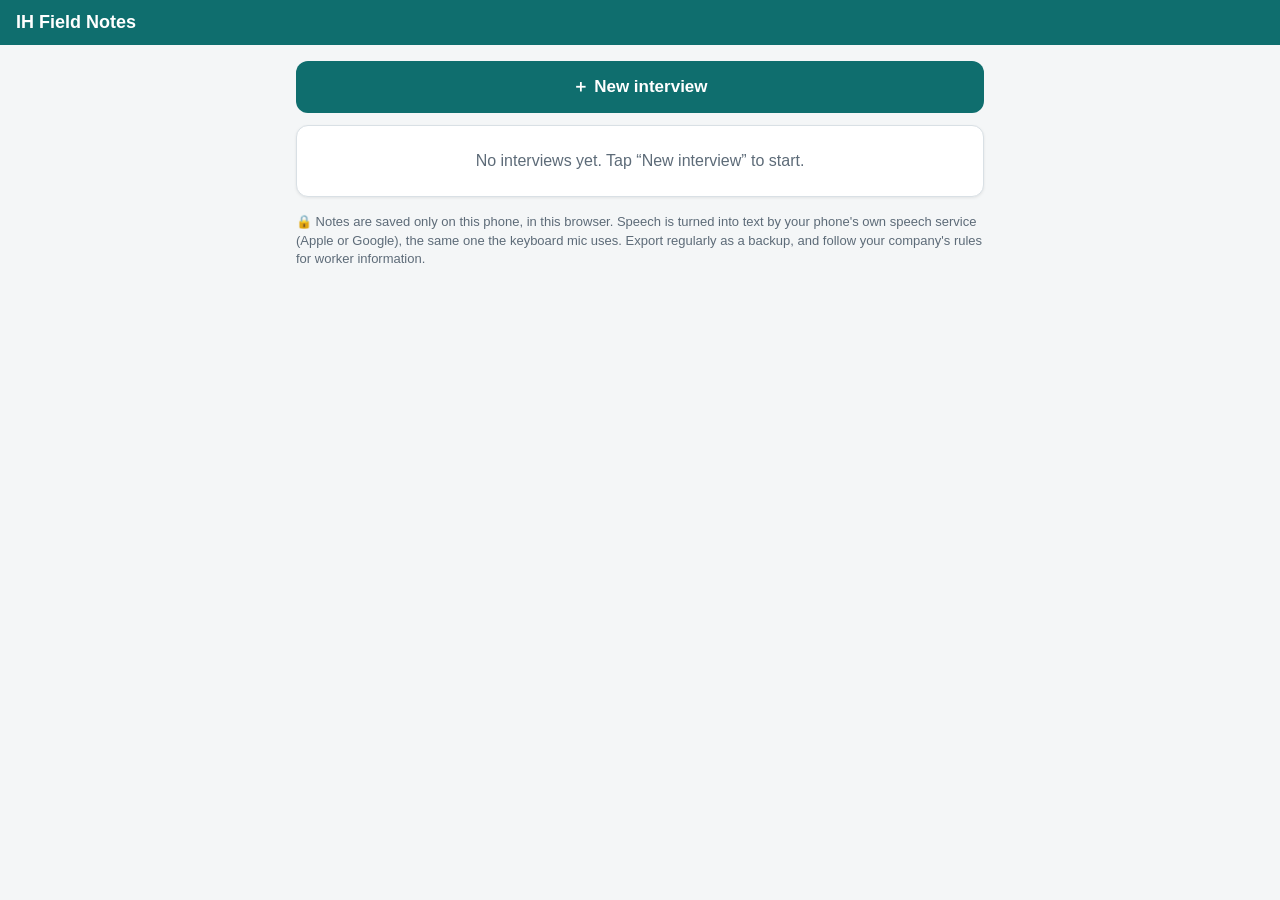
<file: ih-field-notes/index.html>
<!doctype html>
<html lang="en">
<head>
<meta charset="utf-8">
<meta name="viewport" content="width=device-width, initial-scale=1, viewport-fit=cover">
<meta name="apple-mobile-web-app-capable" content="yes">
<meta name="mobile-web-app-capable" content="yes">
<meta name="apple-mobile-web-app-title" content="Field Notes">
<meta name="theme-color" content="#0f6e6e">
<title>IH Field Notes</title>
<style>
:root {
  --bg: #f4f6f7;
  --card: #ffffff;
  --text: #16202a;
  --muted: #5d6b78;
  --line: #d9e0e5;
  --accent: #0f6e6e;
  --accent-soft: #d8efee;
  --rec: #d23b3b;
  --flash: #fff1b8;
  --shadow: 0 1px 3px rgba(0,0,0,.08);
}
@media (prefers-color-scheme: dark) {
  :root:not([data-theme="light"]) {
    --bg: #101518;
    --card: #1a2227;
    --text: #e7edf1;
    --muted: #93a3af;
    --line: #2d3940;
    --accent: #4cc2bd;
    --accent-soft: #173a3a;
    --rec: #ff6161;
    --flash: #4d4418;
    --shadow: none;
  }
}
* { box-sizing: border-box; }
html, body { margin: 0; }
body {
  background: var(--bg);
  color: var(--text);
  font: 16px/1.4 -apple-system, BlinkMacSystemFont, "Segoe UI", Roboto, sans-serif;
  -webkit-text-size-adjust: 100%;
}
button { font: inherit; color: inherit; cursor: pointer; }
header {
  position: sticky; top: 0; z-index: 10;
  display: flex; align-items: center; gap: 8px;
  padding: calc(10px + env(safe-area-inset-top)) 16px 10px;
  background: var(--accent); color: #fff;
}
header h1 { font-size: 18px; margin: 0; flex: 1; white-space: nowrap; overflow: hidden; text-overflow: ellipsis; }
header button { background: rgba(255,255,255,.18); border: 0; color: #fff; border-radius: 8px; padding: 6px 10px; }
main { max-width: 720px; margin: 0 auto; padding: 16px 16px 180px; }
.btn {
  display: block; width: 100%; padding: 14px; border-radius: 12px; border: 0;
  background: var(--accent); color: #fff; font-weight: 600; font-size: 17px;
}
.btn.secondary { background: var(--card); color: var(--accent); border: 1px solid var(--line); }
.row { display: flex; gap: 8px; margin-top: 10px; }
.row .btn { flex: 1; font-size: 15px; padding: 12px 8px; }
.card {
  background: var(--card); border: 1px solid var(--line); border-radius: 12px;
  box-shadow: var(--shadow); margin-top: 12px;
}
.note-item { display: block; width: 100%; text-align: left; padding: 12px 14px; border: 0; background: none; }
.note-item + .note-item { border-top: 1px solid var(--line); }
.note-item b { display: block; }
.note-item span { color: var(--muted); font-size: 14px; }
.empty { color: var(--muted); text-align: center; padding: 24px 8px; }
.privacy { color: var(--muted); font-size: 13px; margin-top: 16px; }
details.section { padding: 0 14px; }
details.section > summary {
  list-style: none; padding: 14px 0; font-weight: 700; display: flex; justify-content: space-between;
}
details.section > summary::-webkit-details-marker { display: none; }
details.section > summary::after { content: "▾"; color: var(--muted); }
details.section:not([open]) > summary::after { content: "▸"; }
.count { color: var(--muted); font-weight: 400; font-size: 14px; margin-left: auto; margin-right: 8px; }
.field { margin-bottom: 12px; }
.field label { display: block; font-size: 13px; color: var(--muted); margin-bottom: 4px; }
.field .inp { display: flex; gap: 6px; align-items: flex-start; }
.field input, .field textarea {
  flex: 1; min-width: 0; width: 100%;
  font: inherit; color: var(--text); background: var(--bg);
  border: 1px solid var(--line); border-radius: 8px; padding: 10px;
  transition: background-color .6s;
}
.field textarea { min-height: 64px; resize: vertical; }
.field.flash input, .field.flash textarea { background: var(--flash); transition: none; }
.field.target input, .field.target textarea { outline: 2px solid var(--rec); }
.mic {
  flex: none; width: 42px; height: 42px; border-radius: 8px;
  border: 1px solid var(--line); background: var(--card); font-size: 18px;
}
.field.target .mic { background: var(--rec); border-color: var(--rec); }
.help { padding: 0 14px 12px; font-size: 14px; color: var(--muted); }
.help summary { padding: 14px 0 2px; font-weight: 600; color: var(--accent); }
.help table { border-collapse: collapse; width: 100%; margin-top: 8px; }
.help td { border-top: 1px solid var(--line); padding: 6px 4px; vertical-align: top; }
.help td:first-child { color: var(--text); white-space: nowrap; padding-right: 10px; }
.help code { background: var(--accent-soft); color: var(--text); padding: 1px 5px; border-radius: 4px; font-size: 13px; }
.tx { padding: 0 14px 10px; font-size: 14px; }
.tx p { margin: 0; padding: 8px 0; border-top: 1px solid var(--line); }
.tx time { color: var(--muted); font-size: 12px; margin-right: 6px; }
.tx .tags { display: block; color: var(--accent); font-size: 12px; margin-top: 2px; }
.dock {
  position: fixed; left: 0; right: 0; bottom: 0; z-index: 20;
  background: var(--card); border-top: 1px solid var(--line);
  padding: 8px 16px calc(10px + env(safe-area-inset-bottom));
}
.dock-inner { max-width: 720px; margin: 0 auto; }
.interim {
  min-height: 22px; font-size: 14px; color: var(--muted); font-style: italic;
  white-space: nowrap; overflow: hidden; text-overflow: ellipsis; margin-bottom: 6px;
}
.dock-row { display: flex; align-items: center; gap: 12px; }
.rec-btn {
  flex: 1; display: flex; align-items: center; justify-content: center; gap: 10px;
  padding: 14px; border: 0; border-radius: 999px; background: var(--accent); color: #fff;
  font-size: 17px; font-weight: 700;
}
.rec-btn .dot { width: 14px; height: 14px; border-radius: 50%; background: #fff; }
.rec-btn.on { background: var(--rec); }
.rec-btn.on .dot { animation: pulse 1.2s infinite; }
@keyframes pulse { 50% { opacity: .25; } }
.switch { display: flex; flex-direction: column; align-items: center; font-size: 11px; color: var(--muted); gap: 2px; }
.switch input { width: 22px; height: 22px; accent-color: var(--accent); margin: 0; }
.toast {
  position: fixed; left: 50%; bottom: 120px; transform: translateX(-50%); z-index: 30;
  max-width: calc(100% - 32px); background: var(--text); color: var(--bg);
  padding: 10px 14px; border-radius: 10px; font-size: 14px; opacity: 0; pointer-events: none;
  transition: opacity .25s;
}
.toast.show { opacity: .95; }
.banner { background: var(--flash); color: var(--text); border-radius: 10px; padding: 10px 12px; font-size: 14px; margin-top: 12px; }
.danger { color: var(--rec); background: none; border: 0; padding: 16px 0; width: 100%; font-size: 15px; }
#print { display: none; }
@media print {
  body { background: #fff; color: #000; }
  header, main, .dock, .toast { display: none !important; }
  #print { display: block; font: 12px/1.4 Arial, sans-serif; }
  #print h1 { font-size: 18px; margin: 0 0 4px; }
  #print h2 { font-size: 13px; margin: 14px 0 4px; border-bottom: 1px solid #999; }
  #print table { width: 100%; border-collapse: collapse; }
  #print td { padding: 3px 4px; vertical-align: top; }
  #print td:first-child { width: 34%; color: #444; }
}
</style>
</head>
<body>
<header>
  <button id="back" hidden aria-label="Back to all interviews">‹ All</button>
  <h1 id="title">IH Field Notes</h1>
  <button id="share" hidden>Share</button>
</header>
<main id="app"></main>
<div class="dock" id="dock" hidden>
  <div class="dock-inner">
    <div class="interim" id="interim"></div>
    <div class="dock-row">
      <button class="rec-btn" id="rec"><span class="dot"></span><span id="rec-label">Start recording</span></button>
      <label class="switch"><input type="checkbox" id="autofill" checked>Auto-fill</label>
    </div>
  </div>
</div>
<div class="toast" id="toast"></div>
<div id="print"></div>

<script>
(() => {
'use strict';

// ---------- Form definition ----------
// cues: phrases you say before a value, e.g. "job title welder".
// A cue starting with "+" is kept as part of the value ("safety glasses" -> "Safety glasses").
// long: a paragraph field; new voice notes get added on instead of replacing.
// before: if nothing follows the cue, use the word(s) just before it ("second shift").
// id: squeeze spoken digits together ("4 5 2" -> "452").
// title: capitalize every word.
const SECTIONS = [
  { name: 'Interview', open: true, fields: [
    { key: 'date', label: 'Date', type: 'date' },
    { key: 'time', label: 'Time', type: 'time' },
    { key: 'interviewer', label: 'Interviewer', title: true },
    { key: 'site', label: 'Site / facility', title: true, cues: ['site is', 'site', 'facility is', 'facility', 'plant is', 'location is'] },
    { key: 'area', label: 'Work area / building', cues: ['work area is', 'work area', 'building', 'area is'] },
  ]},
  { name: 'Worker', open: true, fields: [
    { key: 'name', label: 'Worker name', title: true, cues: ['worker name', "worker's name", 'employee name', 'name is', 'name'] },
    { key: 'empId', label: 'Employee ID', id: true, cues: ['employee id', 'employee i d', 'employee number', 'badge number', 'id number', 'badge'] },
    { key: 'jobTitle', label: 'Job title', title: true, cues: ['job title is', 'job title', 'position is', 'position', 'works as an', 'works as a', 'works as', 'title is'] },
    { key: 'department', label: 'Department', title: true, cues: ['department is', 'department', 'crew is'] },
    { key: 'shift', label: 'Shift / schedule', before: true, cues: ['shift is', 'shift', 'schedule is', 'schedule'] },
    { key: 'tenure', label: 'Time in role', cues: ['time in role', 'years in role', 'years on the job', 'years of experience', 'experience is', 'been here', 'tenure'] },
    { key: 'supervisor', label: 'Supervisor', title: true, cues: ['supervisor is', 'supervisor', 'foreman is', 'foreman'] },
  ]},
  { name: 'Task & exposure', open: true, fields: [
    { key: 'task', label: 'Task description', long: true, cues: ['task is', 'tasks are', 'task', 'duties are', 'job duties', 'duties'] },
    { key: 'duration', label: 'Duration on task', before: true, cues: ['duration is', 'duration', 'time on task', 'hours per shift', 'hours a day', 'hours per day'] },
    { key: 'frequency', label: 'Frequency', cues: ['frequency is', 'frequency', 'how often'] },
    { key: 'agents', label: 'Chemicals / agents / hazards', long: true, cues: ['chemicals are', 'chemicals', 'chemical', 'agents are', 'agents', 'exposed to', 'exposure to', 'hazards are', 'hazards', 'hazard', 'products used'] },
    { key: 'eng', label: 'Engineering controls', long: true, cues: ['engineering controls are', 'engineering controls', 'engineering control', 'controls are', '+local exhaust', '+ventilation', '+fume extractor'] },
    { key: 'training', label: 'Training', cues: ['training is', 'trained on', 'training'] },
  ]},
  { name: 'PPE', open: false, fields: [
    { key: 'resp', label: 'Respirator', cues: ['respirator type', 'respirator is', 'respirator', 'respiratory protection', '+half face', '+half mask', '+full face', '+papr', '+n95'] },
    { key: 'fitTest', label: 'Last fit test', cues: ['last fit test', 'fit test date', 'fit tested', 'fit test'] },
    { key: 'hearing', label: 'Hearing protection', cues: ['hearing protection is', 'hearing protection', '+foam plugs', '+ear plugs', '+earplugs', '+ear muffs', '+earmuffs'] },
    { key: 'gloves', label: 'Gloves', cues: ['gloves are', 'hand protection', '+nitrile gloves', '+leather gloves', '+gloves'] },
    { key: 'eyes', label: 'Eye / face protection', cues: ['eye protection', '+safety glasses', '+safety goggles', '+goggles', '+face shield'] },
    { key: 'otherPpe', label: 'Other PPE', long: true, cues: ['other ppe', 'ppe is', '+coveralls', '+tyvek', '+hard hat', '+steel toe'] },
  ]},
  { name: 'Health', open: false, fields: [
    { key: 'symptoms', label: 'Symptoms / health concerns', long: true, cues: ['symptoms are', 'symptoms', 'symptom', 'health concerns', 'health concern', 'complains of', 'complaints', 'concerns are'] },
  ]},
  { name: 'Sampling', open: false, fields: [
    { key: 'sampleId', label: 'Sample ID', id: true, cues: ['sample id', 'sample i d', 'sample number'] },
    { key: 'sampleType', label: 'Sample type / method', cues: ['sample type', 'sampling for', 'method is', 'media is'] },
    { key: 'pumpId', label: 'Pump ID', id: true, cues: ['pump id', 'pump i d', 'pump number'] },
    { key: 'flow', label: 'Flow rate', cues: ['flow rate is', 'flow rate'] },
    { key: 'start', label: 'Start time', cues: ['start time', 'started at', 'pump on at', 'pump on'] },
    { key: 'stop', label: 'Stop time', cues: ['stop time', 'stopped at', 'pump off at', 'pump off'] },
  ]},
  { name: 'Notes', open: true, fields: [
    { key: 'notes', label: 'Observations & notes', long: true, cues: ['note that', 'notes', 'note', 'observation', 'observed', 'comment'] },
  ]},
];
const FIELDS = SECTIONS.flatMap(s => s.fields);
const FIELD = Object.fromEntries(FIELDS.map(f => [f.key, f]));

const escRe = s => s.replace(/[.*+?^${}()|[\]\\]/g, '\\$&');
const CUES = [];
for (const f of FIELDS) for (const c of f.cues || []) {
  const keep = c[0] === '+';
  const phrase = keep ? c.slice(1) : c;
  // One-word cues like "shift" or "task" are "weak": they also show up in normal sentences.
  CUES.push({ key: f.key, phrase, keep, weak: !phrase.includes(' '),
    re:new RegExp('\\b' + escRe(phrase).replace(/ /g, '[\\s-]+') + '\\b', 'gi') });
}
CUES.sort((a, b) => b.phrase.length - a.phrase.length);

// ---------- Turning speech into fields ----------
const FILLER = /^(works|work|on|the|a|an|is|does|at|in|for|of|he|she|they|and|usually|typically)$/i;
const ABOUT = /^(about|around|roughly|approximately|approx|maybe|over|under|nearly)$/i;

function clean(s, f) {
  s = s.replace(/^[\s:,;.\-–—]+/, '')
       .replace(/^(?:(?:is|are|was|were|equals|of|a|an)\b[\s:,]*)+/i, '');
  if (f && !f.long) s = s.split(/[.!?](?:\s|$)/)[0];
  s = s.replace(/\s+/g, ' ');
  for (let prev; prev !== s;) {
    prev = s;
    s = s.replace(/[\s,;:.!?]+$/, '').replace(/\s*\b(and|or|with|also|plus|then|next|okay|ok)$/i, '');
  }
  s = s.trim();
  if (!s) return '';
  if (f && f.id) s = s.replace(/(\d)\s+(?=\d)/g, '$1');
  if (f && f.title) s = s.replace(/\b[a-z]/g, c => c.toUpperCase());
  else s = s[0].toUpperCase() + s.slice(1);
  return s;
}

function parse(text) {
  const hits = [];
  for (const c of CUES) {
    c.re.lastIndex = 0;
    let m;
    while ((m = c.re.exec(text))) {
      const s = m.index, e = s + m[0].length;
      if (!hits.some(h => s < h.e && e > h.s)) hits.push({ key: c.key, keep: c.keep, weak: c.weak, s, e });
    }
  }
  hits.sort((a, b) => a.s - b.s);
  // Inside a paragraph answer ("symptoms are headaches at the end of the shift"),
  // a weak cue only counts if it starts a new sentence or phrase.
  const kept = [];
  for (const h of hits) {
    const prev = kept[kept.length - 1];
    if (h.weak && prev && FIELD[prev.key].long && !/(^|[.!?;,])\s*$/.test(text.slice(prev.e, h.s))) continue;
    kept.push(h);
  }
  // Work right to left so each value runs up to where the next one starts.
  let nextStart = text.length;
  const found = [];
  for (let i = kept.length - 1; i >= 0; i--) {
    const h = kept[i], f = FIELD[h.key];
    const from = h.keep ? h.s : h.e;
    let claim = h.s;
    let val = clean(text.slice(from, nextStart), f);
    if (!clean(text.slice(h.e, nextStart)) && f.before) {
      // "second shift", "about 4 hours a day": the answer came just before the cue.
      const prevEnd = i > 0 ? kept[i - 1].e : 0;
      const seg = text.slice(prevEnd, h.s);
      const tail = seg.split(/[.!?,;]/).pop();
      const words = [...tail.matchAll(/[\w'’:-]+/g)];
      let w = words.length - 1;
      if (w > 0 && ABOUT.test(words[w - 1][0])) w--;
      if (w >= 0 && !FILLER.test(words[w][0])) {
        claim = prevEnd + (seg.length - tail.length) + words[w].index;
        val = clean(text.slice(claim, nextStart), f);
      }
    }
    const next = found[0];
    if (next && next.key === h.key && next.claim === nextStart) {
      // The same field twice in a row ("respirator half face ...") becomes one answer.
      found[0] = { key: h.key, value: clean(text.slice(from, next.end), f), claim, end: next.end };
      nextStart = claim;
      continue;
    }
    if (!val) continue; // an empty cue just stays part of the previous answer
    found.unshift({ key: h.key, value: val, claim, end: nextStart });
    nextStart = claim;
  }
  return found.map(({ key, value }) => ({ key, value }));
}

// ---------- Storage (stays on this phone) ----------
const STORE = 'ih-field-notes-v1';
let db = { notes: [], interviewer: '' };
try { db = Object.assign(db, JSON.parse(localStorage.getItem(STORE)) || {}); } catch (e) {}
let saveWarned = false;
function save() {
  try { localStorage.setItem(STORE, JSON.stringify(db)); }
  catch (e) {
    if (!saveWarned) { saveWarned = true; toast('⚠️ Could not save on this phone. Export your notes before closing.'); }
  }
}

// ---------- Helpers ----------
const $ = id => document.getElementById(id);
const esc = s => String(s ?? '').replace(/[&<>"]/g, c => ({ '&': '&amp;', '<': '&lt;', '>': '&gt;', '"': '&quot;' }[c]));
const pad = n => String(n).padStart(2, '0');
const today = () => { const d = new Date(); return `${d.getFullYear()}-${pad(d.getMonth() + 1)}-${pad(d.getDate())}`; };
const nowTime = () => { const d = new Date(); return `${pad(d.getHours())}:${pad(d.getMinutes())}`; };
let toastTimer;
function toast(msg) {
  const t = $('toast');
  t.textContent = msg; t.classList.add('show');
  clearTimeout(toastTimer); toastTimer = setTimeout(() => t.classList.remove('show'), 2600);
}

let current = null;   // the interview being edited
let targetKey = null; // field chosen with its 🎤 button

// ---------- Views ----------
function route() {
  const m = location.hash.match(/^#\/n\/(.+)$/);
  const note = m && db.notes.find(n => n.id === m[1]);
  if (note) showNote(note); else showList();
}

function showList() {
  stopRec();
  $('toast').classList.remove('show');
  current = null;
  $('title').textContent = 'IH Field Notes';
  $('back').hidden = true; $('share').hidden = true; $('dock').hidden = true;
  const notes = [...db.notes].sort((a, b) => b.updated - a.updated);
  $('app').innerHTML = `
    <button class="btn" id="new">＋ New interview</button>
    ${SR ? '' : `<div class="banner">Voice isn't available in this browser. Use Safari on iPhone or Chrome on Android. You can still type, or use your keyboard's 🎤 key.</div>`}
    <div class="card">
      ${notes.length ? notes.map(n => `
        <button class="note-item" data-id="${n.id}">
          <b>${esc(n.fields.name || 'Unnamed worker')}</b>
          <span>${esc([n.fields.jobTitle, n.fields.site, n.fields.date].filter(Boolean).join(' · '))}</span>
        </button>`).join('') : `<div class="empty">No interviews yet. Tap “New interview” to start.</div>`}
    </div>
    ${notes.length ? `<div class="row"><button class="btn secondary" id="csv">Export all (CSV)</button></div>` : ''}
    <p class="privacy">🔒 Notes are saved only on this phone, in this browser. Speech is turned into text by your phone's
    own speech service (Apple or Google), the same one the keyboard mic uses. Export regularly as a backup, and follow
    your company's rules for worker information.</p>`;
  $('new').onclick = () => {
    const n = { id: Date.now().toString(36), created: Date.now(), updated: Date.now(),
      fields: { date: today(), time: nowTime(), interviewer: db.interviewer }, transcript: [] };
    db.notes.push(n); save();
    location.hash = '#/n/' + n.id;
  };
  document.querySelectorAll('.note-item').forEach(b => b.onclick = () => { location.hash = '#/n/' + b.dataset.id; });
  if ($('csv')) $('csv').onclick = exportCsv;
}

function showNote(note) {
  current = note; targetKey = null;
  $('back').hidden = false; $('share').hidden = false; $('dock').hidden = !SR;
  setTitle();
  const cueRows = FIELDS.filter(f => f.cues).map(f =>
    `<tr><td>${esc(f.label)}</td><td>${f.cues.slice(0, 3).map(c => `<code>${esc(c.replace('+', ''))}</code>`).join(' ')}</td></tr>`).join('');
  $('app').innerHTML = `
    <div class="card"><details class="help"><summary>How voice fill works</summary>
      <p>Tap <b>Start recording</b> and say a field name followed by the answer, like:<br>
      <i>“Worker name Maria Lopez. Job title welder. Department maintenance. Second shift.”</i></p>
      <p>The app fills in the matching boxes (they flash yellow). Everything you say is also saved in the
      <b>Transcript</b> at the bottom. To talk straight into one box, tap its 🎤.
      Turn <b>Auto-fill</b> off to only keep the transcript, for example while the worker is talking.
      You can always fix a box by typing.</p>
      <table>${cueRows}</table>
    </details></div>
    ${SECTIONS.map(s => {
      const filled = s.fields.filter(f => note.fields[f.key]).length;
      return `<div class="card"><details class="section" ${s.open ? 'open' : ''}>
        <summary>${esc(s.name)}<span class="count" data-sec="${esc(s.name)}">${filled}/${s.fields.length}</span></summary>
        ${s.fields.map(f => `
          <div class="field" id="f-${f.key}">
            <label for="i-${f.key}">${esc(f.label)}</label>
            <div class="inp">
              ${f.long
                ? `<textarea id="i-${f.key}" data-key="${f.key}">${esc(note.fields[f.key])}</textarea>`
                : `<input id="i-${f.key}" data-key="${f.key}" type="${f.type || 'text'}" value="${esc(note.fields[f.key])}" autocomplete="off">`}
              ${SR && !f.type ? `<button class="mic" data-key="${f.key}" aria-label="Dictate into ${esc(f.label)}">🎤</button>` : ''}
            </div>
          </div>`).join('')}
      </details></div>`;
    }).join('')}
    <div class="card"><details class="section" open>
      <summary>Transcript<span class="count" id="tx-count">${note.transcript.length}</span></summary>
      <div class="tx" id="tx"></div>
    </details></div>
    <div class="row">
      <button class="btn secondary" id="copy">Copy text</button>
      <button class="btn secondary" id="pdf">Print / PDF</button>
    </div>
    <button class="danger" id="del">Delete this interview</button>`;
  renderTranscript();

  document.querySelectorAll('[data-key]:not(.mic)').forEach(el => el.oninput = () => {
    current.fields[el.dataset.key] = el.value;
    if (el.dataset.key === 'interviewer') db.interviewer = el.value;
    touch();
  });
  document.querySelectorAll('.mic').forEach(b => b.onclick = () => {
    setTarget(targetKey === b.dataset.key ? null : b.dataset.key);
    if (targetKey && !recording) startRec();
  });
  $('copy').onclick = () => copyText(reportText(current));
  $('pdf').onclick = printNote;
  $('del').onclick = () => {
    if (!confirm('Delete this interview? This can’t be undone.')) return;
    db.notes = db.notes.filter(n => n !== current); save();
    location.hash = '';
  };
  updateRecUi();
}

function setTitle() { $('title').textContent = current.fields.name || 'New interview'; }

function touch() {
  current.updated = Date.now();
  save(); setTitle(); updateCounts();
}

function updateCounts() {
  for (const s of SECTIONS) {
    const el = document.querySelector(`.count[data-sec="${CSS.escape(s.name)}"]`);
    if (el) el.textContent = `${s.fields.filter(f => current.fields[f.key]).length}/${s.fields.length}`;
  }
}

function setTarget(key) {
  if (targetKey) $('f-' + targetKey)?.classList.remove('target');
  targetKey = key;
  if (key) {
    $('f-' + key).classList.add('target');
    toast(`🎤 Speak now: next words go into “${FIELD[key].label}”`);
  }
}

function fill(key, value) {
  const f = FIELD[key];
  const cur = (current.fields[key] || '').trim();
  current.fields[key] = f.long && cur ? cur.replace(/[\s;.]+$/, '') + '; ' + value : value;
  const box = $('f-' + key);
  if (box) {
    box.querySelector('input,textarea').value = current.fields[key];
    box.closest('details').open = true;
    box.classList.add('flash');
    setTimeout(() => box.classList.remove('flash'), 900);
  }
}

function renderTranscript() {
  const tx = $('tx');
  if (!tx) return;
  tx.innerHTML = current.transcript.length ? current.transcript.map(l => `
    <p><time>${esc(l.t)}</time>${esc(l.text)}${l.to && l.to.length
      ? `<span class="tags">→ ${l.to.map(k => esc(FIELD[k]?.label || k)).join(', ')}</span>` : ''}</p>`).join('')
    : `<p class="empty">What you say while recording shows up here.</p>`;
  $('tx-count').textContent = current.transcript.length;
}

// One finished chunk of speech comes in here.
function ingest(text) {
  text = String(text || '').trim();
  if (!text || !current) return;
  let to = [];
  if (targetKey) {
    const v = clean(text, FIELD[targetKey]);
    if (v) { fill(targetKey, v); to = [targetKey]; }
    setTarget(null);
  } else if ($('autofill').checked) {
    for (const { key, value } of parse(text)) { fill(key, value); to.push(key); }
    if (to.length) toast('✓ ' + to.map(k => FIELD[k].label).join(', '));
  }
  current.transcript.push({ t: nowTime(), text, to });
  touch();
  renderTranscript();
}

// ---------- Speech recognition ----------
const SR = window.SpeechRecognition || window.webkitSpeechRecognition;
const isAndroid = /android/i.test(navigator.userAgent);
let rec = null, recording = false, interimText = '', wakeLock = null;

function startRec() {
  if (!SR || recording) return;
  recording = true;
  interimText = '';
  runSession();
  try { navigator.wakeLock?.request('screen').then(l => { wakeLock = l; }).catch(() => {}); } catch (e) {}
  updateRecUi();
}

function runSession() {
  rec = new SR();
  rec.lang = navigator.language || 'en-US';
  rec.interimResults = true;
  // Chrome on Android repeats results in continuous mode, so it gets short sessions that restart.
  rec.continuous = !isAndroid;
  const done = new Set();
  rec.onresult = e => {
    let interim = '';
    for (let i = e.resultIndex; i < e.results.length; i++) {
      const r = e.results[i];
      if (r.isFinal) {
        if (!done.has(i)) { done.add(i); interimText = ''; ingest(r[0].transcript); }
      } else interim += r[0].transcript;
    }
    interimText = interim;
    $('interim').textContent = interim;
  };
  rec.onerror = e => {
    if (e.error === 'not-allowed' || e.error === 'service-not-allowed') {
      recording = false;
      toast('Microphone blocked. Allow the mic for this site (on iPhone also turn on Siri & Dictation).');
      updateRecUi();
    }
  };
  rec.onend = () => {
    if (interimText) { const t = interimText; interimText = ''; ingest(t); }
    $('interim').textContent = '';
    if (recording) setTimeout(() => { if (recording) runSession(); }, 150);
  };
  try { rec.start(); } catch (e) {}
}

function stopRec() {
  if (!recording) return;
  recording = false;
  try { rec && rec.stop(); } catch (e) {}
  try { wakeLock && wakeLock.release(); } catch (e) {}
  wakeLock = null;
  updateRecUi();
}

function updateRecUi() {
  $('rec').classList.toggle('on', recording);
  $('rec-label').textContent = recording ? 'Listening… tap to stop' : 'Start recording';
  if (!recording) { $('interim').textContent = ''; setTarget(null); }
}

$('rec').onclick = () => recording ? stopRec() : startRec();

// ---------- Export ----------
function reportText(n) {
  const out = [`IH Worker Interview — ${n.fields.name || 'Unnamed worker'}`];
  for (const s of SECTIONS) {
    const rows = s.fields.filter(f => n.fields[f.key]);
    if (!rows.length) continue;
    out.push('', s.name.toUpperCase());
    for (const f of rows) out.push(`${f.label}: ${n.fields[f.key]}`);
  }
  if (n.transcript.length) {
    out.push('', 'TRANSCRIPT');
    for (const l of n.transcript) out.push(`[${l.t}] ${l.text}`);
  }
  return out.join('\n');
}

async function copyText(text) {
  try { await navigator.clipboard.writeText(text); toast('Copied. Paste it into an email or report.'); }
  catch (e) { toast('Could not copy on this browser.'); }
}

$('share').onclick = async () => {
  if (!current) return;
  const text = reportText(current);
  if (navigator.share) {
    try { await navigator.share({ title: 'Interview: ' + (current.fields.name || 'worker'), text }); } catch (e) {}
  } else copyText(text);
};

function printNote() {
  const n = current;
  $('print').innerHTML = `<h1>IH Worker Interview — ${esc(n.fields.name || 'Unnamed worker')}</h1>` +
    SECTIONS.map(s => `<h2>${esc(s.name)}</h2><table>${s.fields.map(f =>
      `<tr><td>${esc(f.label)}</td><td>${esc(n.fields[f.key])}</td></tr>`).join('')}</table>`).join('') +
    (n.transcript.length ? `<h2>Transcript</h2>` + n.transcript.map(l => `<div>[${esc(l.t)}] ${esc(l.text)}</div>`).join('') : '');
  window.print();
}

function exportCsv() {
  const q = v => `"${String(v ?? '').replace(/"/g, '""')}"`;
  const rows = [[...FIELDS.map(f => f.label), 'Transcript'].map(q).join(',')];
  for (const n of db.notes) rows.push([...FIELDS.map(f => n.fields[f.key]),
    n.transcript.map(l => `[${l.t}] ${l.text}`).join('\n')].map(q).join(','));
  const blob = new Blob(['﻿' + rows.join('\r\n')], { type: 'text/csv' });
  const a = document.createElement('a');
  a.href = URL.createObjectURL(blob);
  a.download = `ih-interviews-${today()}.csv`;
  document.body.appendChild(a); a.click(); a.remove();
  setTimeout(() => URL.revokeObjectURL(a.href), 1000);
}

$('back').onclick = () => { location.hash = ''; };
window.addEventListener('hashchange', route);
route();

// For testing without a microphone.
window.IH = { parse, ingest };
})();
</script>
</body>
</html>
</file>
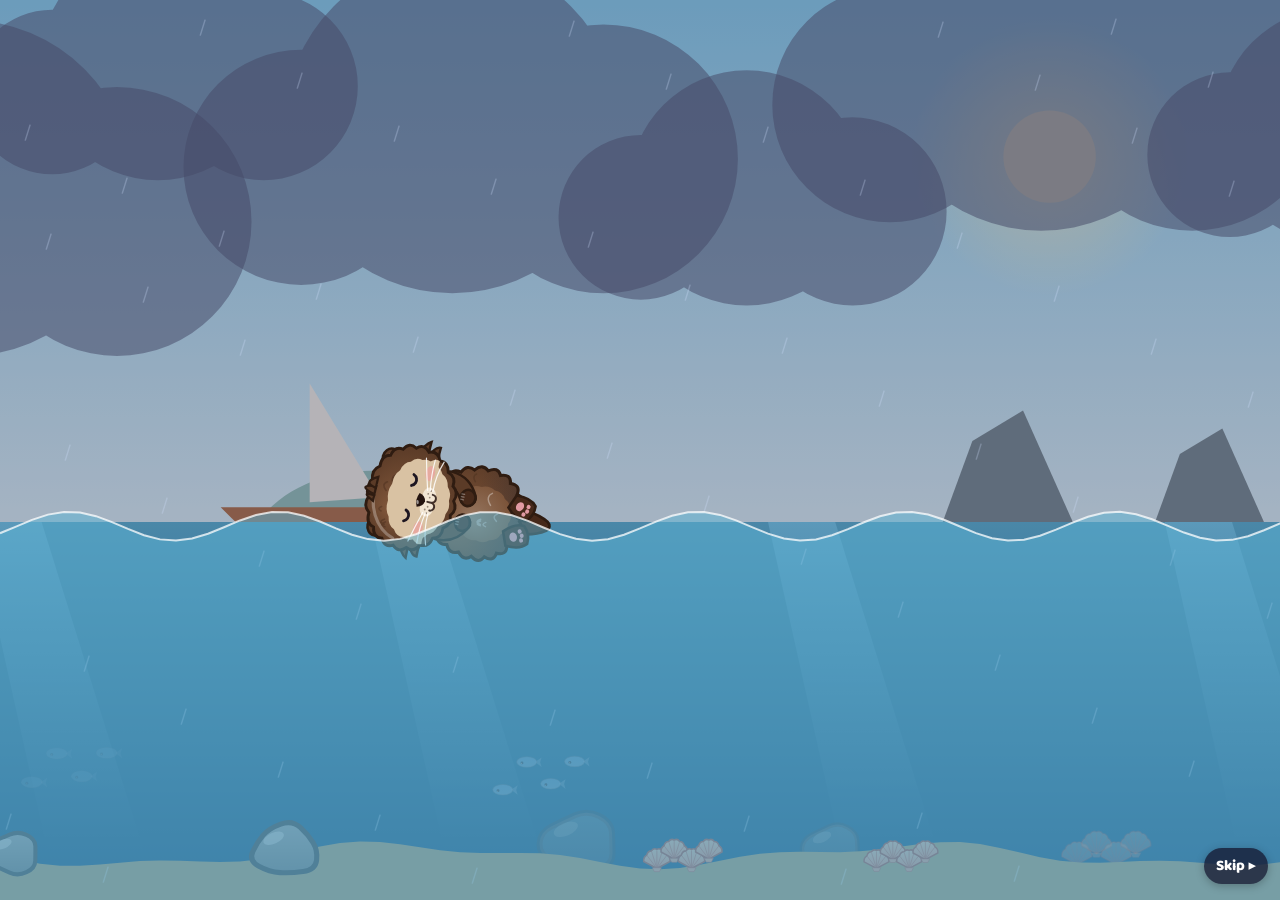
<file: nats-otter-raft/index.html>
<!doctype html>
<html lang="en">
<head>
<meta charset="utf-8">
<meta name="viewport" content="width=device-width, initial-scale=1, viewport-fit=cover">
<title>Nat's Otter Raft</title>
<meta name="description" content="A cozy sea otter family floating, napping and holding paws.">
<link rel="preconnect" href="https://fonts.googleapis.com">
<link rel="preconnect" href="https://fonts.gstatic.com" crossorigin>
<link rel="stylesheet" href="https://fonts.googleapis.com/css2?family=Baloo+2:wght@600;700;800&family=Nunito:wght@600;700;800&display=swap">
<link rel="stylesheet" href="css/style.css">
</head>
<body>
<div id="app">
  <canvas id="game" aria-label="An ocean where five sea otters float, play and hold paws"></canvas>

  <header class="hud">
    <div class="left">
      <div class="brand"><span class="brand-otter" aria-hidden="true">🦦</span><h1>Nat's Otter Raft</h1></div>
      <button id="btnMusic" class="icon" type="button" aria-label="Music">🎵</button>
      <button id="btnMute" class="icon" type="button" aria-label="Sound">🔈</button>
    </div>
    <div class="right">
      <div class="stats">
        <div class="stat happy" title="Family happiness"><span aria-hidden="true">💕</span><span class="meter"><i id="happyFill"></i></span></div>
        <div class="stat" title="Hearts earned"><span aria-hidden="true">💗</span><b id="nHearts">0</b></div>
        <div class="stat" title="Rocks found"><span aria-hidden="true">🪨</span><b id="nRocks">0</b></div>
        <div class="stat" title="Shells found"><span aria-hidden="true">🐚</span><b id="nShells">0</b></div>
        <div class="stat" title="Shiny treasures"><span aria-hidden="true">✨</span><b id="nPearls">0</b></div>
      </div>
      <div class="next" id="nextUnlock"></div>
    </div>
  </header>

  <div id="toasts" aria-live="polite"></div>

  <p id="hint">Tap an otter to say hi · drag to scoop · hold for tummy rubs · tap the water</p>

  <nav class="controls" aria-label="Family actions">
    <button id="btnCall" class="primary" type="button"><span aria-hidden="true">🤝</span><span class="lbl">Call the Family</span></button>
    <button id="btnNap" type="button" aria-label="Nap Time" title="Nap Time"><span aria-hidden="true">🌙</span><span class="lbl">Nap Time</span></button>
    <button id="btnCheer" type="button" aria-label="Family Cheer" title="Family Cheer" hidden><span aria-hidden="true">🙌</span><span class="lbl">Family Cheer</span></button>
    <button id="btnFree" class="free" type="button" aria-label="Free Roam" title="Let everyone swim free" hidden><span aria-hidden="true">🌊</span><span class="lbl">Free Roam</span></button>
    <button id="btnJournal" class="icon" type="button" aria-label="Open the Raft Journal" title="Raft Journal">📔<i id="journalDot" hidden></i></button>
    <button id="btnAdventure" class="adv-go" type="button" aria-label="Adventure mode" title="Adventure: explore and fight bosses"><span aria-hidden="true">⚔️</span><span class="lbl">Adventure</span></button>
  </nav>

  <div id="journal" class="scrim" hidden>
    <div class="sheet" role="dialog" aria-modal="true" aria-labelledby="journalTitle">
      <div class="sheet-head">
        <h2 id="journalTitle">📔 Raft Journal</h2>
        <button id="btnClose" class="icon" type="button" aria-label="Close journal">✕</button>
      </div>
      <div id="journalBody"></div>
    </div>
  </div>
</div>

  <!-- ============ ADVENTURE MODE HUD ============ -->
  <div id="adv" class="adv" hidden>
    <div class="adv-hud">
      <div class="adv-row">
        <button id="advHome" class="adv-pill" type="button" title="Back to the cozy raft"><span aria-hidden="true">🏝️</span><span class="lbl">Raft</span></button>
        <div class="adv-res" id="advRes"></div>
        <button id="advMusic" class="adv-pill icon" type="button" aria-label="Music on or off" title="Music">🎵</button>
        <button id="advMute" class="adv-pill icon" type="button" aria-label="Sound on or off" title="Sound">🔈</button>
      </div>
      <div class="adv-row sub">
        <span id="advBiome" class="biome"></span>
        <div class="bossmeter"><i id="advMeterFill"></i><span id="advMeterLbl"></span></div>
      </div>
      <div id="advBossBar" class="bossbar" hidden>
        <div class="bb-top"><b id="bbName"></b><span id="bbTitle"></span><span id="bbMods"></span></div>
        <div class="bb-hp"><i id="bbGhost"></i><i id="bbFill"></i><span id="bbText"></span></div>
      </div>
    </div>
    <div class="adv-bottom">
      <div class="abil-row" id="advAbilities"></div>
      <div class="adv-main">
        <button id="advUpgrade" class="adv-pill up" type="button"><span aria-hidden="true">⬆️</span><span class="lbl">Upgrades</span><i id="advUpDot" class="dot" hidden></i></button>
        <button id="advTap" class="tap-btn" type="button" hidden>TAP<br>ATTACK</button>
        <button id="advUlt" class="ult-btn" type="button" aria-label="Grand Raft Supernova" hidden><i id="advUltFill"></i><span class="ui">🌟</span><b id="advUltLbl">0%</b></button>
      </div>
    </div>
    <div id="advSheet" class="scrim" hidden>
      <div class="sheet adv-sheet" role="dialog" aria-modal="true" aria-labelledby="advSheetTitle">
        <div class="sheet-head">
          <h2 id="advSheetTitle">⬆️ Otter Upgrades</h2>
          <button id="advSheetClose" class="icon" type="button" aria-label="Close upgrades">✕</button>
        </div>
        <div id="advSheetBody"></div>
      </div>
    </div>
    <div id="advCard" class="reward-card" hidden></div>
    <button id="advSkip" class="adv-pill skip" type="button" hidden>Skip ▸</button>
  </div>

<script src="js/util.js"></script>
<script src="js/art.js"></script>
<script src="js/family.js"></script>
<script src="js/audio.js"></script>
<script src="js/progress.js"></script>
<script src="js/world.js"></script>
<script src="js/otter.js"></script>
<script src="js/events.js"></script>
<script src="js/dance.js"></script>
<script src="js/adventure/config.js"></script>
<script src="js/adventure/assets.js"></script>
<script src="js/adventure/pool.js"></script>
<script src="js/adventure/upgrades.js"></script>
<script src="js/adventure/gear.js"></script>
<script src="js/adventure/scroller.js"></script>
<script src="js/adventure/entities.js"></script>
<script src="js/adventure/squad.js"></script>
<script src="js/adventure/boss.js"></script>
<script src="js/adventure/bosses.js"></script>
<script src="js/adventure/abilities.js"></script>
<script src="js/adventure/story.js"></script>
<script src="js/adventure/advui.js"></script>
<script src="js/adventure/adventure.js"></script>
<script src="js/ui.js"></script>
<script src="js/game.js"></script>
<script>
  window.addEventListener('load', function () {
    window.game = new OR.Game(document.getElementById('game'));
  });
</script>
</body>
</html>
</file>
<file: nats-otter-raft/css/style.css>
/* Nat's Otter Raft: one cozy look (cream pills floating over the ocean), so no dark theme. */
:root {
  color-scheme: light;
  --cream: #fff8ef;
  --cream-2: #fdeedd;
  --cocoa: #5b3a2c;
  --cocoa-soft: #8a6552;
  --coral: #ff7a93;
  --coral-deep: #e85c79;
  --sea: #3a90c2;
  --shadow: 0 4px 14px rgba(20, 60, 100, 0.22);
  --display: "Baloo 2", "Trebuchet MS", system-ui, sans-serif;
  --body: Nunito, "Trebuchet MS", system-ui, sans-serif;
}

* { box-sizing: border-box; }
html, body { height: 100%; margin: 0; }
body {
  background: #5db5d8;
  color: var(--cocoa);
  font-family: var(--body);
  overflow: hidden;
  overscroll-behavior: none;
  -webkit-tap-highlight-color: transparent;
}
[hidden] { display: none !important; }

#app { position: fixed; inset: 0; }
#game {
  position: absolute;
  inset: 0;
  width: 100%;
  height: 100%;
  display: block;
  touch-action: none;
  cursor: pointer;
}

/* ---------------------------------------------------------------- HUD */
.hud {
  position: absolute;
  top: 0;
  left: 0;
  right: 0;
  padding: calc(env(safe-area-inset-top, 0px) + 12px) 16px 0;
  display: flex;
  justify-content: space-between;
  align-items: flex-start;
  gap: 10px;
  flex-wrap: wrap;
  pointer-events: none;
}
.hud > * { pointer-events: auto; }
.left { display: flex; align-items: center; gap: 6px; }
.left .icon {
  font-size: 17px;
  width: 38px;
  height: 38px;
  padding: 0;
  border: 0;
  border-radius: 50%;
  background: var(--cream);
  box-shadow: var(--shadow);
  cursor: pointer;
  display: inline-flex;
  align-items: center;
  justify-content: center;
}
.left .icon.off { opacity: 0.55; text-decoration: line-through; }
.brand {
  display: flex;
  align-items: center;
  gap: 8px;
  background: var(--cream);
  border-radius: 999px;
  padding: 4px 16px 4px 8px;
  box-shadow: var(--shadow);
}
.brand-otter {
  font-size: 24px;
  display: inline-block;
  animation: bob 3s ease-in-out infinite;
}
.brand h1 {
  margin: 0;
  font-family: var(--display);
  font-weight: 800;
  font-size: 22px;
  line-height: 1.3;
  letter-spacing: 0.2px;
  color: var(--cocoa);
  white-space: nowrap;
}
.right { display: flex; flex-direction: column; align-items: flex-end; gap: 6px; }
.stats { display: flex; gap: 6px; flex-wrap: wrap; justify-content: flex-end; }
.stat {
  display: flex;
  align-items: center;
  gap: 5px;
  background: var(--cream);
  border-radius: 999px;
  padding: 4px 11px 4px 9px;
  box-shadow: var(--shadow);
  font-family: var(--display);
  font-size: 16px;
  font-weight: 800;
  font-variant-numeric: tabular-nums;
}
.stat b { min-width: 1ch; }
.stat.bump { animation: bump 0.45s ease; }
.meter {
  width: 64px;
  height: 10px;
  border-radius: 999px;
  background: var(--cream-2);
  box-shadow: inset 0 1px 2px rgba(91, 58, 44, 0.2);
  overflow: hidden;
}
.meter i {
  display: block;
  height: 100%;
  width: 70%;
  border-radius: 999px;
  background: linear-gradient(90deg, #ffb3c4, var(--coral));
  transition: width 0.6s ease;
}
.next {
  font-size: 12.5px;
  font-weight: 800;
  color: var(--cocoa);
  background: rgba(255, 248, 239, 0.8);
  border-radius: 999px;
  padding: 3px 11px;
  white-space: pre;
  max-width: 100%;
  overflow: hidden;
  text-overflow: ellipsis;
}

/* ---------------------------------------------------------------- toasts */
#toasts {
  position: absolute;
  left: 50%;
  top: calc(env(safe-area-inset-top, 0px) + 96px);
  transform: translateX(-50%);
  display: flex;
  flex-direction: column;
  align-items: center;
  gap: 6px;
  width: min(92vw, 420px);
  pointer-events: none;
}
.toast {
  display: flex;
  align-items: center;
  gap: 8px;
  background: var(--cream);
  color: var(--cocoa);
  border-radius: 16px;
  padding: 7px 14px;
  box-shadow: var(--shadow);
  font-weight: 800;
  font-size: 14.5px;
  text-align: center;
  animation: toastIn 0.4s cubic-bezier(0.2, 1.4, 0.4, 1);
  transition: opacity 0.5s, transform 0.5s;
}
.toast .ti { font-size: 18px; }
.toast.out { opacity: 0; transform: translateY(-8px); }

/* ---------------------------------------------------------------- controls */
.controls {
  position: absolute;
  left: 0;
  right: 0;
  bottom: 0;
  padding: 0 16px calc(env(safe-area-inset-bottom, 0px) + 16px);
  display: flex;
  justify-content: center;
  gap: 8px;
  flex-wrap: wrap;
  pointer-events: none;
}
.controls button, .sheet button {
  pointer-events: auto;
  font: 800 16px var(--display);
  color: var(--cocoa);
  background: var(--cream);
  border: 0;
  border-radius: 999px;
  padding: 9px 18px 8px;
  display: inline-flex;
  align-items: center;
  gap: 7px;
  box-shadow: var(--shadow), inset 0 -3px 0 rgba(91, 58, 44, 0.12);
  cursor: pointer;
  transition: transform 0.15s ease, background 0.15s;
}
.controls button:hover { transform: translateY(-2px); }
.controls button:active { transform: translateY(1px) scale(0.97); }
.controls button.primary { background: var(--coral); color: #fff; box-shadow: var(--shadow), inset 0 -3px 0 rgba(150, 30, 60, 0.25); }
.controls button.icon { padding: 9px 12px 8px; font-size: 18px; position: relative; }
.controls button.active { background: #ffe3ea; box-shadow: var(--shadow), inset 0 0 0 3px var(--coral); }
.controls button.primary.active { background: var(--coral); box-shadow: var(--shadow), inset 0 0 0 3px #fff; }
.controls button.free { background: var(--sea); color: #fff; animation: pop 0.3s cubic-bezier(0.2, 1.3, 0.4, 1); }
#journalDot {
  position: absolute;
  top: 4px;
  right: 4px;
  width: 10px;
  height: 10px;
  border-radius: 50%;
  background: var(--coral-deep);
  border: 2px solid var(--cream);
}
button:focus-visible { outline: 3px solid #fff; outline-offset: 2px; }

#hint {
  position: absolute;
  left: 50%;
  bottom: calc(env(safe-area-inset-bottom, 0px) + 70px);
  transform: translateX(-50%);
  margin: 0;
  width: max-content;
  max-width: calc(100vw - 32px);
  text-align: center;
  font-size: 13px;
  font-weight: 800;
  color: #fff;
  text-shadow: 0 1px 3px rgba(10, 50, 90, 0.55);
  pointer-events: none;
  transition: opacity 1s;
}
#hint.gone { opacity: 0; }

/* ---------------------------------------------------------------- journal */
.scrim {
  position: absolute;
  inset: 0;
  background: rgba(20, 50, 80, 0.35);
  display: flex;
  align-items: center;
  justify-content: center;
  padding: 16px;
  animation: fade 0.2s ease;
}
.sheet {
  background: var(--cream);
  border-radius: 24px;
  width: min(560px, 100%);
  max-height: min(86vh, 760px);
  overflow: auto;
  box-shadow: 0 12px 40px rgba(20, 50, 80, 0.35);
  padding: 18px 20px 20px;
  animation: pop 0.3s cubic-bezier(0.2, 1.3, 0.4, 1);
}
.sheet-head { display: flex; justify-content: space-between; align-items: center; gap: 12px; position: sticky; top: -18px; background: var(--cream); padding: 4px 0 8px; }
.sheet-head h2 { margin: 0; font: 800 24px var(--display); }
.sheet-head .icon { box-shadow: none; background: var(--cream-2); padding: 6px 12px; }
.sheet section { margin-top: 14px; }
.sheet h3 { margin: 0 0 8px; font: 800 17px var(--display); display: flex; align-items: center; gap: 8px; }
.sheet h3 .count { font-size: 13px; background: var(--cream-2); border-radius: 999px; padding: 1px 9px; }
.family, .list { list-style: none; margin: 0; padding: 0; display: grid; gap: 6px; }
.family li {
  display: grid;
  grid-template-columns: 18px 72px 1fr;
  align-items: center;
  gap: 8px;
  font-size: 14px;
  line-height: 1.35;
}
.family b { font-family: var(--display); font-size: 16px; }
.family span:last-child { color: var(--cocoa-soft); }
.swatch { width: 18px; height: 18px; border-radius: 50%; border: 2px solid; }
.list li {
  display: flex;
  align-items: center;
  gap: 10px;
  background: var(--cream-2);
  border-radius: 14px;
  padding: 7px 12px;
  opacity: 0.7;
}
.list li.got { opacity: 1; background: #fff; box-shadow: 0 1px 4px rgba(91, 58, 44, 0.12); }
.list .ui { font-size: 20px; width: 26px; text-align: center; }
.list b { font-family: var(--display); font-size: 15px; display: block; line-height: 1.2; }
.list small { color: var(--cocoa-soft); font-size: 12.5px; font-weight: 700; }
.places { display: flex; gap: 8px; flex-wrap: wrap; }
.sheet .place { background: var(--cream-2); box-shadow: none; font-size: 15px; }
.sheet .place.on { background: var(--sea); color: #fff; }
.sheet .place:disabled { opacity: 0.5; cursor: default; }
.foot { margin: 16px 0 0; font-size: 13px; color: var(--cocoa-soft); text-align: center; }

/* ---------------------------------------------------------------- motion */
@keyframes bob { 0%, 100% { transform: translateY(0) rotate(-4deg); } 50% { transform: translateY(-2px) rotate(4deg); } }
@keyframes bump { 0% { transform: scale(1); } 40% { transform: scale(1.18); } 100% { transform: scale(1); } }
@keyframes toastIn { from { opacity: 0; transform: translateY(-10px) scale(0.9); } to { opacity: 1; transform: none; } }
@keyframes pop { from { opacity: 0; transform: scale(0.92); } to { opacity: 1; transform: none; } }
@keyframes fade { from { opacity: 0; } to { opacity: 1; } }

@media (max-width: 640px) {
  .hud { padding-top: calc(env(safe-area-inset-top, 0px) + 10px); }
  .brand h1 { font-size: 18px; }
  .brand-otter { font-size: 20px; }
  .right { align-items: flex-start; width: 100%; }
  .stats { justify-content: flex-start; }
  .stat { font-size: 14px; padding: 3px 9px 3px 7px; }
  .meter { width: 44px; }
  .next { font-size: 11.5px; }
  #toasts { top: calc(env(safe-area-inset-top, 0px) + 118px); }
  .controls button { font-size: 14.5px; padding: 8px 13px 7px; }
  .controls button.icon { padding: 8px 10px 7px; }
  #hint { bottom: calc(env(safe-area-inset-bottom, 0px) + 64px); font-size: 12px; white-space: normal; width: auto; }
}
@media (max-width: 480px) {
  .controls { gap: 6px; flex-wrap: nowrap; }
  .controls button { font-size: 14px; }
  /* secondary actions become round icon buttons on phones */
  #btnNap .lbl, #btnCheer .lbl { display: none; }
  #btnNap, #btnCheer { padding: 8px 10px 7px; font-size: 18px; }
  .left .icon { width: 34px; height: 34px; font-size: 15px; }
}
@media (prefers-reduced-motion: reduce) {
  .brand-otter, .stat.bump, .toast, .sheet { animation: none; }
}
@media (max-width: 480px) {
  /* when Free Roam shows up, Call the Family shrinks to its icon so everything fits on one row */
  .controls:has(#btnFree:not([hidden])) #btnCall .lbl { display: none; }
}

/* ======================================================================
   ADVENTURE MODE HUD
   ====================================================================== */
:root {
  --adv-ink: #fff;
  --adv-panel: rgba(18, 20, 44, 0.74);
  --adv-panel-2: rgba(18, 20, 44, 0.55);
  --adv-gold: #ffd23f;
  --adv-red: #ff5d6c;
}
body.view-adv .hud,
body.view-adv .controls,
body.view-adv #hint,
body.view-adv #toasts,
body.view-adv #journal { display: none !important; }

.controls button.adv-go { background: #2a2350; color: #fff; }

.adv {
  position: fixed;
  inset: 0;
  pointer-events: none;
  font-family: var(--display);
  color: var(--adv-ink);
  user-select: none;
  -webkit-user-select: none;
}
.adv button { font-family: var(--display); cursor: pointer; border: 0; color: inherit; pointer-events: auto; touch-action: manipulation; }
.adv-hud {
  position: absolute;
  top: 0;
  left: 0;
  right: 0;
  padding: calc(env(safe-area-inset-top, 0px) + 8px) 12px 0;
  display: flex;
  flex-direction: column;
  gap: 6px;
}
.adv-row { display: flex; align-items: center; gap: 6px; flex-wrap: wrap; }
.adv-row.sub { gap: 8px; }
.adv-pill {
  background: var(--adv-panel);
  border-radius: 999px;
  padding: 6px 12px;
  font-size: 15px;
  font-weight: 800;
  display: inline-flex;
  align-items: center;
  gap: 6px;
  box-shadow: 0 2px 8px rgba(0, 0, 0, 0.25);
  position: relative;
}
.adv-pill.icon { width: 36px; height: 36px; padding: 0; justify-content: center; font-size: 16px; }
.adv-pill.off { opacity: 0.5; text-decoration: line-through; }
.adv-res { display: flex; gap: 4px; flex-wrap: wrap; flex: 1; min-width: 0; }
.adv-res .chip {
  background: var(--adv-panel);
  border-radius: 999px;
  padding: 3px 9px 3px 7px;
  display: inline-flex;
  align-items: center;
  gap: 4px;
  font-size: 14px;
  font-weight: 800;
  font-variant-numeric: tabular-nums;
}
.adv-res .chip.power { background: linear-gradient(90deg, #6a2bd6, #d62598); }
.biome { background: var(--adv-panel-2); border-radius: 999px; padding: 3px 10px; font-size: 13px; font-weight: 800; white-space: nowrap; }
.bossmeter {
  position: relative;
  flex: 1;
  max-width: 340px;
  height: 22px;
  border-radius: 999px;
  background: var(--adv-panel);
  overflow: hidden;
}
.bossmeter i { position: absolute; inset: 0 auto 0 0; width: 0; background: linear-gradient(90deg, #ff9d2e, var(--adv-red)); transition: width 0.3s; }
.bossmeter span { position: relative; display: block; text-align: center; font-size: 12.5px; font-weight: 800; line-height: 22px; text-shadow: 0 1px 2px rgba(0, 0, 0, 0.6); }

.bossbar {
  align-self: center;
  width: min(440px, 100%);
  background: var(--adv-panel);
  border-radius: 14px;
  padding: 4px 9px 6px;
  box-shadow: 0 0 0 2px var(--boss, #fff) inset, 0 4px 16px rgba(0, 0, 0, 0.3);
  animation: pop 0.35s cubic-bezier(0.2, 1.3, 0.4, 1);
}
.bb-top { display: flex; align-items: baseline; gap: 8px; }
.bb-top b { font-size: 16px; font-weight: 900; letter-spacing: 0.5px; text-transform: uppercase; }
.bb-top span { font-size: 12.5px; opacity: 0.85; font-weight: 700; }
.bb-top span:last-child { margin-left: auto; }
.bb-hp { position: relative; height: 11px; border-radius: 999px; background: rgba(255, 255, 255, 0.12); overflow: hidden; margin-top: 3px; }
.bb-hp i { position: absolute; inset: 0 auto 0 0; }
#bbGhost { background: #fff6c0; transition: width 0.4s; }
#bbFill { background: linear-gradient(90deg, #ff3b5c, #ff8a3d); }
.bb-hp span { position: relative; display: block; text-align: center; font-size: 9.5px; font-weight: 800; line-height: 11px; text-shadow: 0 1px 2px rgba(0, 0, 0, 0.7); font-variant-numeric: tabular-nums; }

.adv-bottom {
  position: absolute;
  left: 0;
  right: 0;
  bottom: 0;
  padding: 0 12px calc(env(safe-area-inset-bottom, 0px) + 12px);
  display: flex;
  flex-direction: column;
  align-items: center;
  gap: 8px;
}
.abil-row { display: flex; gap: 6px; flex-wrap: wrap; justify-content: center; max-width: 100%; }
.abil {
  position: relative;
  width: 60px;
  height: 60px;
  border-radius: 16px;
  background: var(--adv-panel);
  display: flex;
  flex-direction: column;
  align-items: center;
  justify-content: center;
  gap: 1px;
  overflow: hidden;
  box-shadow: 0 2px 8px rgba(0, 0, 0, 0.3);
  transition: transform 0.1s;
}
.abil .ai { font-size: 24px; line-height: 1; position: relative; z-index: 1; }
.abil .an { font-size: 9.5px; font-weight: 800; line-height: 1.05; text-align: center; padding: 0 2px; position: relative; z-index: 1; }
.abil .cdv { position: absolute; inset: 0; background: conic-gradient(rgba(0, 0, 0, 0.6) var(--cd, 0deg), transparent 0); }
.abil.ready { box-shadow: 0 0 0 2px rgba(255, 255, 255, 0.55) inset, 0 2px 8px rgba(0, 0, 0, 0.3); }
.abil.active { box-shadow: 0 0 0 3px #6ee07a inset; }
.abil.urgent { animation: urgent 0.5s ease-in-out infinite alternate; box-shadow: 0 0 0 3px var(--adv-gold) inset, 0 0 18px var(--adv-gold); }
.abil:active { transform: scale(0.92); }
.adv-main { display: flex; align-items: center; justify-content: center; gap: 14px; }
.adv-pill.up { padding: 10px 16px; font-size: 16px; }
.adv-pill .dot { position: absolute; top: 2px; right: 4px; width: 11px; height: 11px; border-radius: 50%; background: var(--adv-gold); box-shadow: 0 0 8px var(--adv-gold); }
.tap-btn {
  width: 116px;
  height: 116px;
  border-radius: 50%;
  background: radial-gradient(circle at 35% 30%, #ff9db0, #ff4d6d 55%, #c9184a);
  box-shadow: 0 6px 0 #8c1235, 0 10px 24px rgba(0, 0, 0, 0.35), inset 0 2px 0 rgba(255, 255, 255, 0.4);
  font-size: 21px;
  font-weight: 900;
  line-height: 1.05;
  letter-spacing: 0.5px;
  text-shadow: 0 2px 0 rgba(120, 10, 40, 0.6);
}
.tap-btn.pressed { animation: tap 0.14s ease; }
.ult-btn {
  position: relative;
  width: 78px;
  height: 78px;
  border-radius: 50%;
  background: var(--adv-panel);
  overflow: hidden;
  display: flex;
  flex-direction: column;
  align-items: center;
  justify-content: center;
  box-shadow: 0 0 0 3px rgba(255, 210, 63, 0.5) inset;
}
.ult-btn i { position: absolute; left: 0; right: 0; bottom: 0; height: 0; background: linear-gradient(0deg, #ff9d2e, var(--adv-gold)); opacity: 0.85; transition: height 0.2s; }
.ult-btn .ui { position: relative; font-size: 26px; line-height: 1; }
.ult-btn b { position: relative; font-size: 11px; font-weight: 900; text-shadow: 0 1px 2px rgba(0, 0, 0, 0.6); }
.ult-btn.ready { animation: urgent 0.6s ease-in-out infinite alternate; box-shadow: 0 0 0 3px #fff inset, 0 0 26px var(--adv-gold); }

/* upgrade sheet */
.adv .scrim { z-index: 5; pointer-events: auto; }
.adv-sheet { width: min(760px, 100%); color: var(--cocoa); }
.adv-sheet h3 small { font-size: 12px; font-weight: 700; color: var(--cocoa-soft); }
.powerbox { display: flex; gap: 10px; flex-wrap: wrap; }
.powerbox > div { flex: 1; min-width: 160px; background: linear-gradient(90deg, #6a2bd6, #d62598); color: #fff; border-radius: 14px; padding: 8px 12px; }
.powerbox small { display: block; font-size: 12px; opacity: 0.85; font-weight: 700; }
.powerbox b { font: 900 20px var(--display); }
.statline { list-style: none; margin: 10px 0 0; padding: 0; display: flex; flex-wrap: wrap; gap: 6px; }
.statline li { background: var(--cream-2); border-radius: 999px; padding: 3px 10px; font-size: 13px; font-weight: 700; }
.upgrid { display: grid; grid-template-columns: repeat(auto-fill, minmax(210px, 1fr)); gap: 8px; }
.upcard { background: var(--cream-2); border-radius: 14px; padding: 10px; display: flex; flex-direction: column; gap: 6px; }
.upcard.can { background: #fff; box-shadow: 0 0 0 2px #ffb3c4 inset; }
.upcard.locked { opacity: 0.6; }
.uc-top { display: flex; gap: 8px; align-items: center; }
.uc-ic { font-size: 26px; }
.uc-top b { display: block; font: 800 16px var(--display); line-height: 1.1; }
.uc-top small { font-size: 12px; color: var(--cocoa-soft); font-weight: 700; }
.upcard p { margin: 0; font-size: 13px; line-height: 1.35; color: var(--cocoa-soft); font-weight: 700; flex: 1; }
.uc-bot { display: flex; align-items: center; justify-content: space-between; gap: 8px; }
.uc-bot .cost { font-size: 13px; font-weight: 800; display: flex; gap: 6px; flex-wrap: wrap; }
.uc-bot .cost .short { color: #d0344b; }
.sheet .upcard button { background: var(--coral); color: #fff; padding: 6px 14px; font-size: 14px; box-shadow: none; }
.sheet .upcard button:disabled { background: #d9cfc4; color: #fff; cursor: default; }
.adv-sheet .list li.next { outline: 2px solid var(--coral); }

/* victory reward card */
.reward-card {
  position: absolute;
  inset: 0;
  z-index: 6;
  display: flex;
  align-items: center;
  justify-content: center;
  padding: 16px;
  pointer-events: auto;
  background: rgba(20, 10, 40, 0.35);
}
.rc-inner {
  background: linear-gradient(160deg, #2a2350, #5a2a7a);
  border-radius: 22px;
  padding: 18px 22px;
  text-align: center;
  max-width: 340px;
  box-shadow: 0 0 0 3px var(--adv-gold), 0 12px 40px rgba(0, 0, 0, 0.5);
  animation: pop 0.4s cubic-bezier(0.2, 1.4, 0.4, 1);
}
.rc-inner small { font-size: 14px; font-weight: 800; color: var(--adv-gold); letter-spacing: 0.5px; text-transform: uppercase; }
.rc-icon { font-size: 56px; line-height: 1.2; }
.rc-inner b { display: block; font-size: 24px; font-weight: 900; }
.rc-inner p { margin: 4px 0 10px; font-size: 14px; font-weight: 700; opacity: 0.9; }
.rc-loot { display: flex; flex-wrap: wrap; gap: 6px; justify-content: center; font-size: 14px; font-weight: 800; }
.rc-loot span { background: rgba(255, 255, 255, 0.12); border-radius: 999px; padding: 2px 9px; }
.rc-inner em { display: block; margin-top: 10px; font-size: 12px; opacity: 0.7; font-style: normal; }

@keyframes urgent { from { transform: scale(1); } to { transform: scale(1.08); } }
@keyframes tap { 0% { transform: scale(1); } 50% { transform: scale(0.9) translateY(4px); box-shadow: 0 2px 0 #8c1235, 0 4px 12px rgba(0, 0, 0, 0.35); } 100% { transform: scale(1); } }

@media (max-width: 640px) {
  .adv-hud { padding-left: 8px; padding-right: 8px; gap: 4px; }
  .adv-pill { font-size: 13.5px; padding: 5px 10px; }
  .adv-pill.icon { width: 32px; height: 32px; font-size: 14px; }
  #advHome .lbl { display: none; }
  .adv-res .chip { font-size: 12px; padding: 2px 7px 2px 5px; }
  .biome { font-size: 11.5px; }
  .bb-top b { font-size: 14px; }
  .abil { width: 52px; height: 54px; border-radius: 14px; }
  .abil .ai { font-size: 21px; }
  .abil .an { font-size: 8.5px; }
  .tap-btn { width: 100px; height: 100px; font-size: 18px; }
  .ult-btn { width: 66px; height: 66px; }
  .adv-pill.up { padding: 8px 12px; }
  .adv-pill.up .lbl { display: none; }
}
@media (prefers-reduced-motion: reduce) {
  .abil.urgent, .ult-btn.ready, .tap-btn.pressed { animation: none; }
}
.adv-sheet h3 .auto { margin-left: auto; font: 700 13px var(--body); display: inline-flex; align-items: center; gap: 6px; cursor: pointer; }
.adv-sheet h3 .auto input { width: 18px; height: 18px; accent-color: var(--coral); }

/* story: cinematic scenes hide the HUD */
.adv .adv-hud, .adv .adv-bottom { transition: opacity 0.5s; }
.adv.cinematic .adv-hud, .adv.cinematic .adv-bottom { opacity: 0; pointer-events: none; }
.adv.cinematic .adv-hud *, .adv.cinematic .adv-bottom * { pointer-events: none; }
.adv-pill.skip { position: absolute; right: 12px; bottom: calc(env(safe-area-inset-bottom, 0px) + 16px); z-index: 4; }
.rc-joined { margin-top: 10px; font-size: 15px; font-weight: 800; color: #ffb3c4; }
.rc-choices { display: flex; flex-direction: column; gap: 8px; margin-top: 6px; }
.rc-choices button { background: #fff; color: #2a2350; border-radius: 999px; padding: 10px 16px; font-size: 16px; font-weight: 800; }
.rc-choices button:first-child { background: var(--coral); color: #fff; }
</file>
